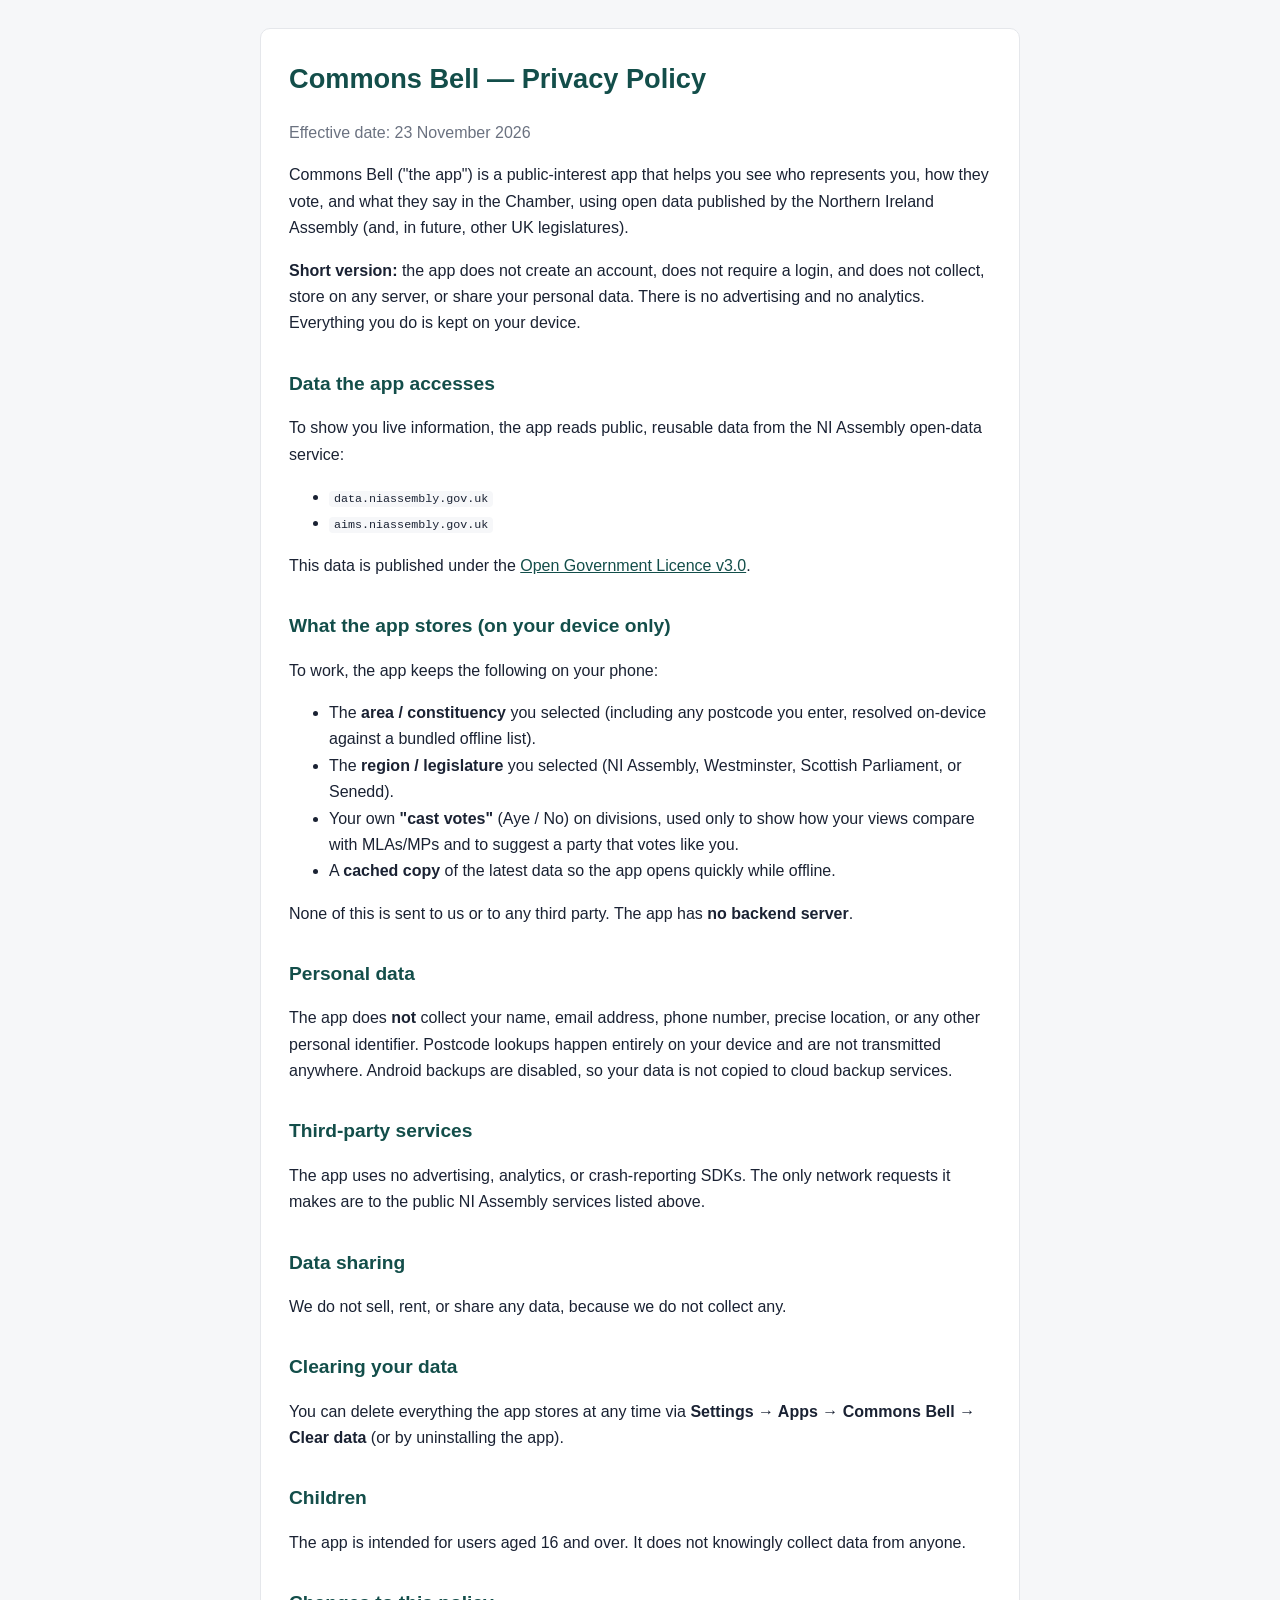
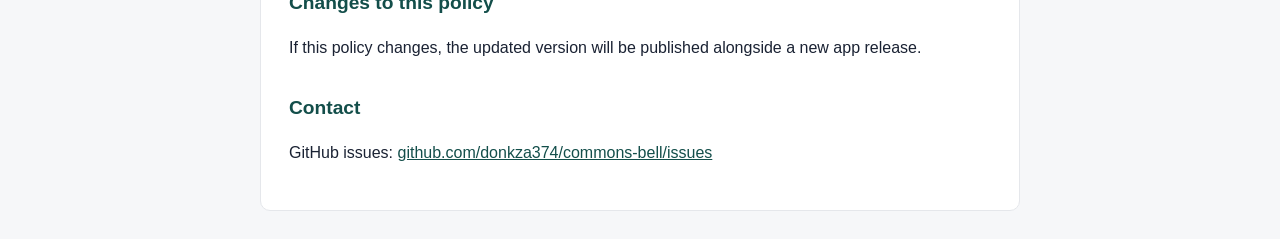
<file: docs/index.html>
<!DOCTYPE html>
<html lang="en">
<head>
<meta charset="utf-8">
<meta name="viewport" content="width=device-width, initial-scale=1">
<title>Commons Bell — Privacy Policy</title>
<style>
  body { font-family: -apple-system, "Segoe UI", Roboto, Helvetica, Arial, sans-serif;
         max-width: 760px; margin: 0 auto; padding: 28px 20px; color: #1A2233;
         line-height: 1.65; background: #F6F7F9; }
  .card { background: #fff; border: 1px solid #E5E7EB; border-radius: 10px; padding: 28px; }
  h1 { color: #134E4A; font-size: 1.7em; margin-top: 0; }
  h2 { color: #134E4A; margin-top: 1.6em; font-size: 1.2em; }
  .muted { color: #6B7280; }
  code { background: #F6F7F9; padding: 1px 5px; border-radius: 4px; font-size: 0.9em; }
  a { color: #134E4A; }
</style>
</head>
<body>
<div class="card">
<h1>Commons Bell — Privacy Policy</h1>
<p class="muted">Effective date: 23 November 2026</p>

<p>Commons Bell ("the app") is a public-interest app that helps you see who represents you,
how they vote, and what they say in the Chamber, using open data published by the
Northern Ireland Assembly (and, in future, other UK legislatures).</p>

<p><strong>Short version:</strong> the app does not create an account, does not require a login,
and does not collect, store on any server, or share your personal data. There is no advertising
and no analytics. Everything you do is kept on your device.</p>

<h2>Data the app accesses</h2>
<p>To show you live information, the app reads public, reusable data from the NI Assembly
open-data service:</p>
<ul>
<li><code>data.niassembly.gov.uk</code></li>
<li><code>aims.niassembly.gov.uk</code></li>
</ul>
<p>This data is published under the
<a href="https://www.nationalarchives.gov.uk/doc/open-government-licence/version/3/">Open Government Licence v3.0</a>.</p>

<h2>What the app stores (on your device only)</h2>
<p>To work, the app keeps the following on your phone:</p>
<ul>
<li>The <strong>area / constituency</strong> you selected (including any postcode you enter, resolved on-device against a bundled offline list).</li>
<li>The <strong>region / legislature</strong> you selected (NI Assembly, Westminster, Scottish Parliament, or Senedd).</li>
<li>Your own <strong>"cast votes"</strong> (Aye / No) on divisions, used only to show how your views compare with MLAs/MPs and to suggest a party that votes like you.</li>
<li>A <strong>cached copy</strong> of the latest data so the app opens quickly while offline.</li>
</ul>
<p>None of this is sent to us or to any third party. The app has <strong>no backend server</strong>.</p>

<h2>Personal data</h2>
<p>The app does <strong>not</strong> collect your name, email address, phone number, precise location,
or any other personal identifier. Postcode lookups happen entirely on your device and are not
transmitted anywhere. Android backups are disabled, so your data is not copied to cloud backup services.</p>

<h2>Third-party services</h2>
<p>The app uses no advertising, analytics, or crash-reporting SDKs. The only network requests
it makes are to the public NI Assembly services listed above.</p>

<h2>Data sharing</h2>
<p>We do not sell, rent, or share any data, because we do not collect any.</p>

<h2>Clearing your data</h2>
<p>You can delete everything the app stores at any time via
<strong>Settings → Apps → Commons Bell → Clear data</strong> (or by uninstalling the app).</p>

<h2>Children</h2>
<p>The app is intended for users aged 16 and over. It does not knowingly collect data from anyone.</p>

<h2>Changes to this policy</h2>
<p>If this policy changes, the updated version will be published alongside a new app release.</p>

<h2>Contact</h2>
<p>GitHub issues: <a href="https://github.com/donkza374/commons-bell/issues">github.com/donkza374/commons-bell/issues</a></p>
</div>
</body>
</html>
</file>
